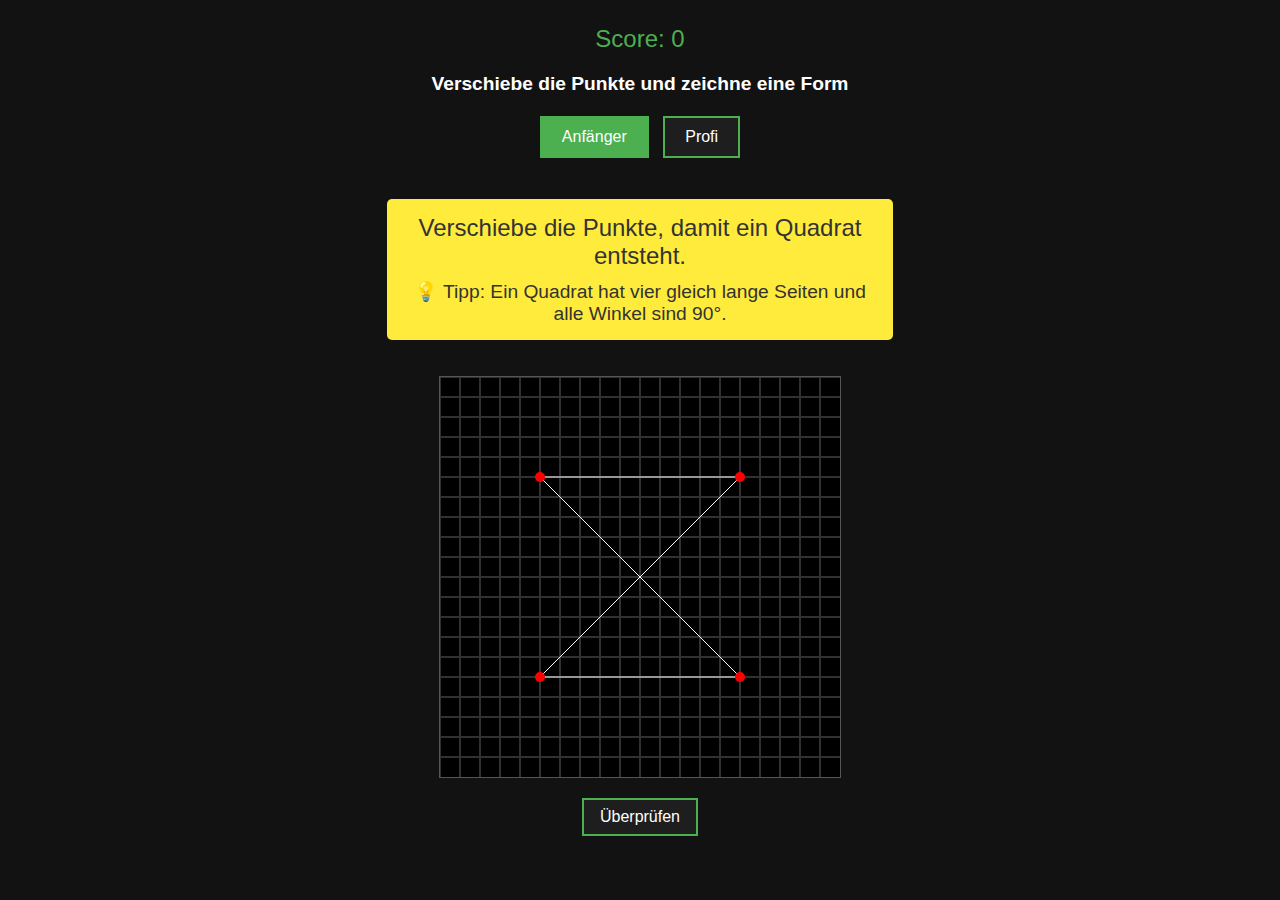
<file: vierecke/index.html>
<!--
**************************************************
* APP NAME: Vierecke App                           *
* DEVELOPER: Timm Reinisch                       *
* YEAR: 2024                                     *
**************************************************
-->

<!DOCTYPE html>
<html lang="de">
<head>
    <meta charset="UTF-8">
    <meta name="viewport" content="width=device-width, initial-scale=1.0">
    <title>Vierecke zeichnen</title>
    <link rel="stylesheet" href="../common/css/styles.css">
    <link rel="stylesheet" href="css/vierecke.css">
</head>
<body>
    <main>
        <div class="container">
            <!-- Score-Anzeige -->
            <div id="score-display">Score: 0</div>
    
            <h1>Verschiebe die Punkte und zeichne eine Form</h1>
            
            <!-- Modus Auswahl -->
            <div class="mode-buttons">
                <button id="beginner-mode">Anfänger</button>
                <button id="pro-mode">Profi</button>
            </div>
    
            <!-- Aufgabe und Hinweis in einem Container -->
            <div class="task-container">
                <div class="task">
                    <p id="instruction">Anweisung wird geladen...</p>
                </div>
                <div id="hints" class="hints"></div>
            </div>
    
            <!-- Zeichenfläche (Kästchenpapier) -->
            <div id="vierecke-grid-container">
                <canvas id="gridCanvas"></canvas>
            </div>
    
            <!-- Überprüfen-Button -->
            <button id="check-result">Überprüfen</button>
    
            <!-- Ergebnisnachricht -->
            <div id="result-message" class="result-message"></div>
        </div>
    </main>
    <script  type="module" src="js/vierecke.js"></script>
</body>
</html>
</file>
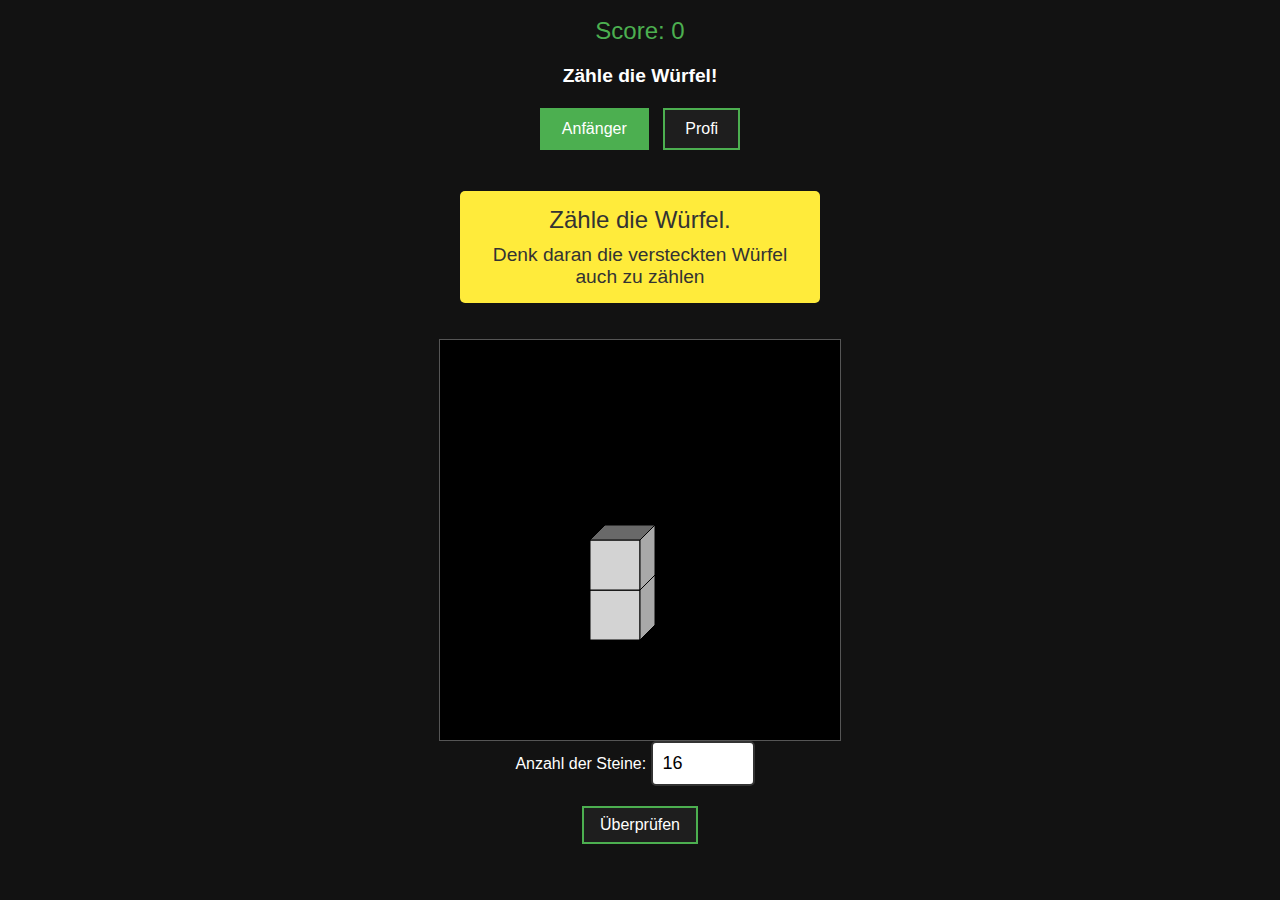
<file: wuerfel/index.html>
<!--
**************************************************
* APP NAME: Würfel App                           *
* DEVELOPER: Timm Reinisch                       *
* YEAR: 2024                                     *
**************************************************
-->

<!DOCTYPE html>
<html lang="de">
<head>
    <meta charset="UTF-8">
    <meta name="viewport" content="width=device-width, initial-scale=1.0">
    <title>3D Würfel zählen</title>
    <link rel="stylesheet" href="../common/css/styles.css">
    <link rel="stylesheet" href="css/wuerfel.css">
</head>
<body>
    <main>
        <div class="container">
            <!-- Score-Anzeige -->
            <div id="score-display">Score: 0</div>

            <h1>Zähle die Würfel!</h1>
            
            <!-- Modus Auswahl -->
            <div class="mode-buttons">
                <button id="beginner-mode">Anfänger</button>
                <button id="pro-mode">Profi</button>
            </div>

            <!-- Aufgabe und Hinweis in einem Container -->
            <div class="task-container">
                <div class="task">
                    <p id="instruction">Zähle die Würfel.</p>
                </div>
                <div id="hints" class="hints">Denk daran die versteckten Würfel auch zu zählen</div>
            </div>

            <!-- Zeichenfläche (Kästchenpapier) -->
            <div id="wuerfel-grid-container">
                <canvas id="gridCanvas"></canvas>
            </div>

            <!-- Eingabefeld für die Anzahl der Steine -->
            <div style="display: inline-block; margin-right: 10px;">
                <label for="stoneCount">Anzahl der Steine:</label>
                <input type="number" id="stoneCount" value="16" min="1" max="64">
            </div>


            <!-- Überprüfen-Button -->
            <button id="check-result">Überprüfen</button>

            <!-- Ergebnisnachricht -->
            <div id="result-message" class="result-message"></div>
        </div>
    </main>
    <script  type="module" src="js/wuerfel.js"></script>
</body>
</html>
</file>
<file: common/css/styles.css>
/* Allgemeine Einstellungen und Dark Mode */
body {
    margin: 0;
    padding: 0;
    font-family: Arial, sans-serif;
    background-color: #121212;
    color: #ffffff;
    display: flex;
    justify-content: center;
    align-items: center;
    min-height: 100vh;
}

/* Container für zentrierten Inhalt */
.container {
    text-align: center;
    width: 80%; /* Nimmt 80% der Breite des Viewports ein */
    max-width: 1200px; /* Optional: Begrenzung der maximalen Breite für größere Bildschirme */
    margin: 0 auto; /* Zentriert den Container */
}

/* Überschrift */
h1 {
    font-size: 1.2rem;
    margin-bottom: 1rem;
}

button {
    background-color: #1e1e1e;
    color: #ffffff;
    border: 2px solid #4caf50;
    margin: -2px;
    padding: 10px 20px;
    margin: 5px;
    font-size: 1rem;
    cursor: pointer;
    transition: background-color 0.3s;

}

/* Überprüfen-Button */
#check-result {
    background-color: #1e1e1e;
    color: #ffffff;
    border: 2px solid #4caf50;
    margin: -2px;   
    padding: 0.5rem 1rem;
    margin: 20px;
    font-size: 1rem;
    cursor: pointer;
    transition: background-color 0.3s;
}

/* Score-Anzeige */
#score-display {
    font-size: 1.5rem;
    margin-bottom: 20px;
    color: #4caf50; /* Grün, um positive Stimmung zu vermitteln */
    text-align: center;
}

.task-container {
    background-color: #ffeb3b; /* Gelber Hintergrund */
    color: #333; /* Dunkle Schriftfarbe */
    padding: 15px;
    border-radius: 5px;
    margin-top: 1rem;
    margin-bottom: 1rem;
    text-align: center;
    display: inline-block;
    width: 90%;
}

/* Responsive Anpassungen für iPads und kleinere Bildschirme */
@media only screen and (max-width: 1024px) {

    html {
        font-size: 12px; /* Skalieren auf 14px */
    }

    .task-container {
        width:700px;
    }


}

/* Für Smartphones */
@media only screen and (max-width: 768px) {
    h1 {
        font-size: 1.2rem;
    }

    button {
        font-size: 0.8rem;
        padding: 6px 10px;
    }

}



/* Modus Buttons */
.mode-buttons {
    margin-bottom: 20px;
}



button:hover {
    border: 4px solid #4caf50;
    margin:-4px;
    background-color: #1e1e1e;
}



#check-result:hover {
    border: 4px solid #4caf50;
    margin: -4px;
}

/* Ergebnisnachricht */
.result-message {
    font-size: 1.2rem;
    margin-top: 20px;
    color: #ffffff;
}



/* Hervorhebung des aktiven Modus-Buttons */
.mode-buttons .active {
    background-color: #4caf50; /* Grün für den aktiven Button */
    color: #ffffff;
}

/* Die pending-Animation (von voll-grün zu keiner Hintergrundfarbe) */
.mode-buttons .pending {
    animation: pendingAnimation 4s infinite cubic-bezier(.5,0,.5,1);
}

@keyframes pendingAnimation {
    0% {
        background-color: green;
        opacity: 1;
    }
    50% {
        background-color: transparent;
        opacity: 1;
    }
    100% {
        background-color: green;
        opacity: 1;
    }
}



/* Container für Aufgabe und Hinweis */


/* Aufgabe-Text */
.task p {
    font-size: 1.5rem;
    margin: 0;
    padding-bottom: 10px;
}

/* Hinweis-Text im Anfänger-Modus */
.hints {
    font-size: 1.2rem; /* Größere Schriftgröße */
}
</file>
<file: vierecke/css/vierecke.css>
/* Canvas-Bereich */
#vierecke-grid-container {
    position: relative;
    margin-top: 20px;
    display: flex;
    justify-content: center;
    align-items: center;
}

#gridCanvas {
    background-color: black;
    border: 1px solid #555;
}
</file>
<file: wuerfel/css/wuerfel.css>
/* Canvas-Bereich */
#wuerfel-grid-container {
    position: relative;
    margin-top: 20px;
    display: flex;
    justify-content: center;
    align-items: center;
}

#gridCanvas {
    background-color: black;
    border: 1px solid #555;
}

#stoneCount {
    width: 80px;  /* Vergrößert das Eingabefeld */
    padding: 10px;  /* Fügt mehr Platz innerhalb des Felds hinzu */
    font-size: 18px;  /* Erhöht die Schriftgröße */
    border: 2px solid #333;  /* Dickere Umrandung */
    border-radius: 5px;  /* Leicht abgerundete Ecken */
}
</file>
